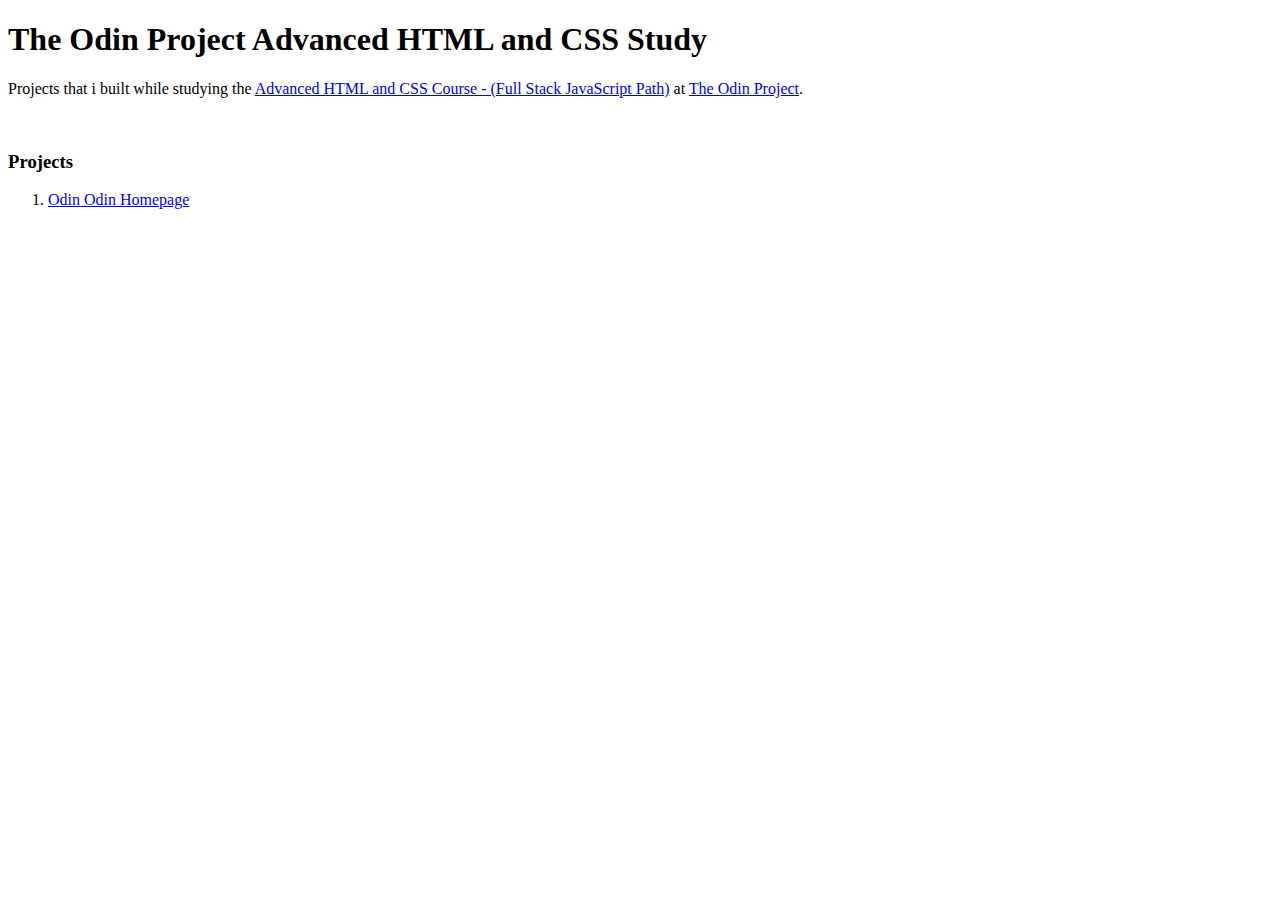
<file: index.html>
<!DOCTYPE html>
<html lang="en">
  <head>
    <meta charset="UTF-8" />
    <meta name="viewport" content="width=device-width, initial-scale=1.0" />
    <title>TOP Advanced HTML and CSS Study</title>
    <link rel="icon" type="image/x-icon" href="./assets/icons/favicon.ico" />
    <link
      rel="apple-touch-icon"
      sizes="180x180"
      href="./assets/icons/apple-touch-icon.png"
    />
    <link
      rel="icon"
      type="image/png"
      sizes="32x32"
      href="./assets/icons/favicon-32x32.png"
    />
    <link
      rel="icon"
      type="image/png"
      sizes="16x16"
      href="./assets/icons/favicon-16x16.png"
    />
    <link rel="manifest" href="./assets/site.webmanifest" />
  </head>

  <body>
    <h1 aria-describedby="description">
      The Odin Project Advanced HTML and CSS Study
    </h1>
    <p id="description">
      Projects that i built while studying the
      <a
        href="https://www.theodinproject.com/paths/full-stack-javascript/courses/advanced-html-and-css"
      >
        Advanced HTML and CSS Course - (Full Stack JavaScript Path)</a
      >
      at <a href="https://www.theodinproject.com/">The Odin Project</a>.
    </p>
    <br />
    <h3 id="projects">Projects</h3>
    <ol aria-labelledby="projects">
      <li>
        <a
          href="./odin-homepage/index.html"
          target="_blank"
          rel="noopener noreferrer"
          >Odin Odin Homepage</a
        >
      </li>
    </ol>
  </body>
</html>
</file>
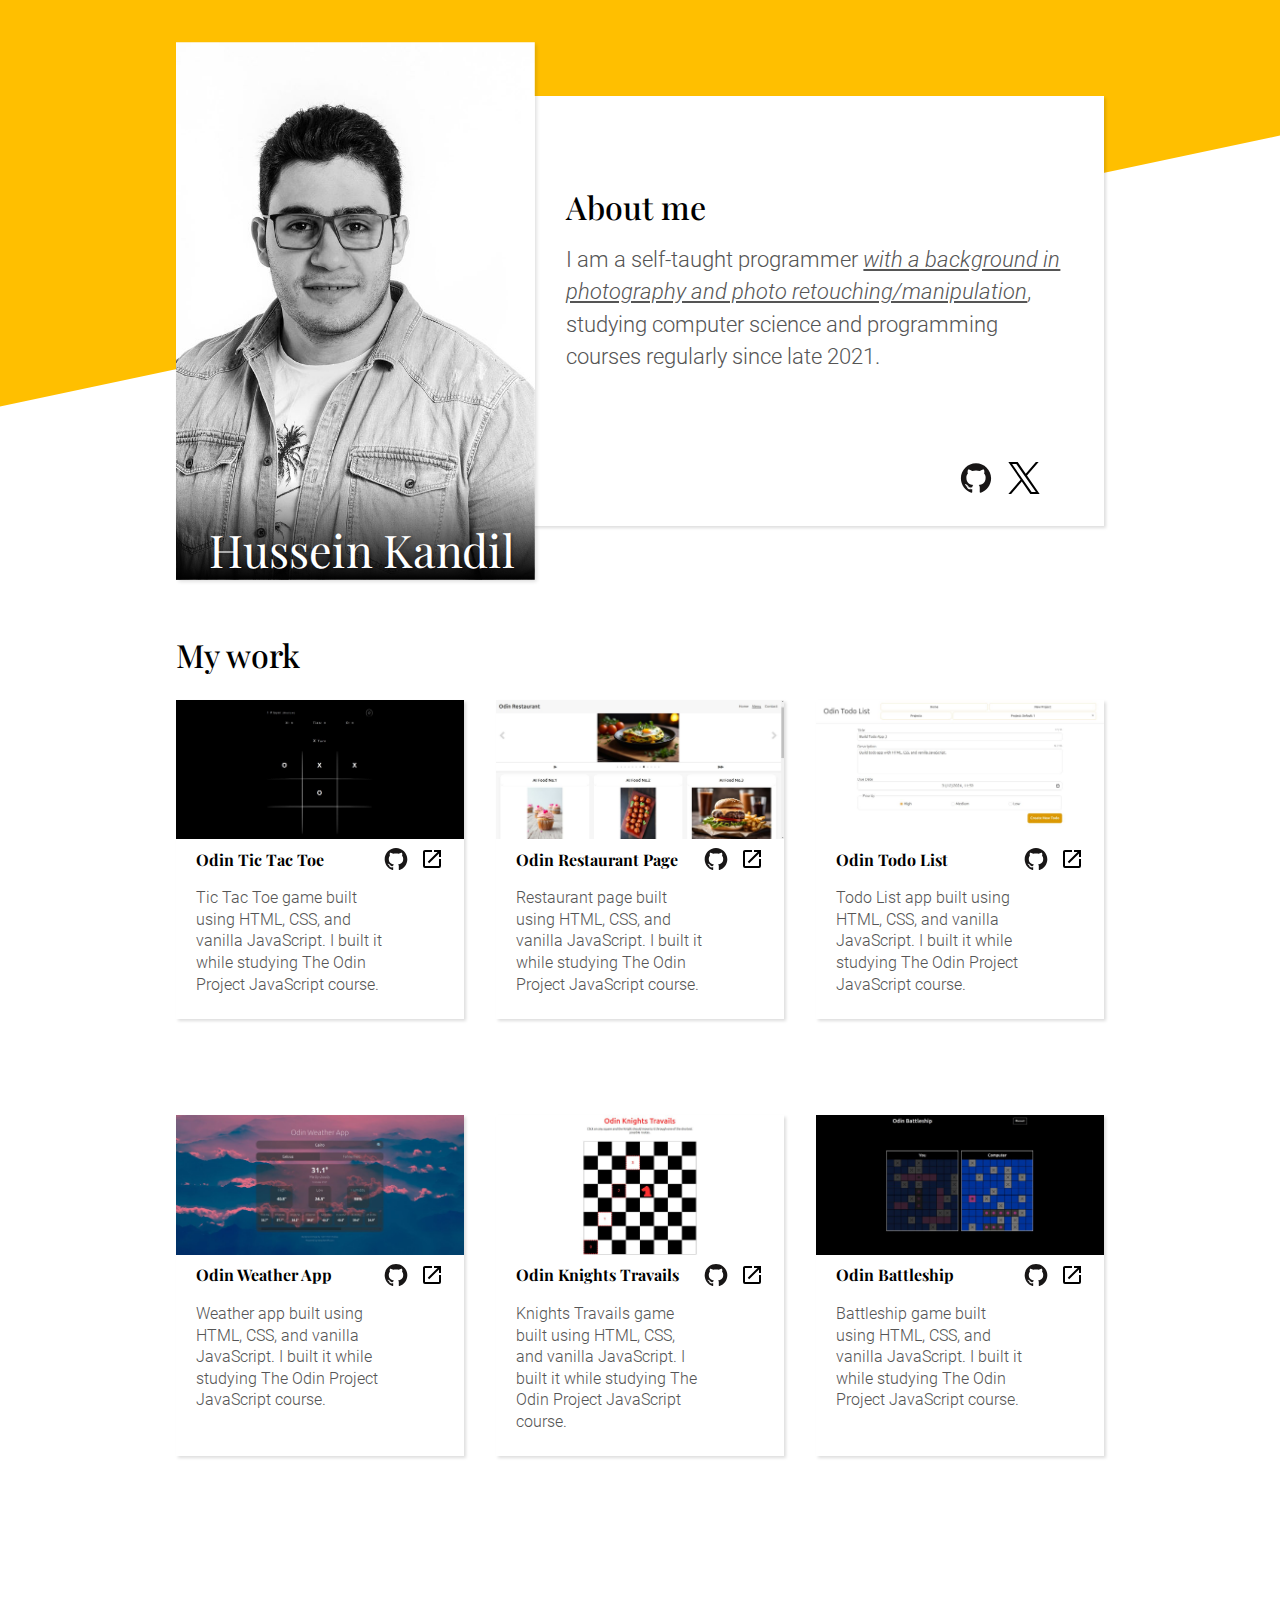
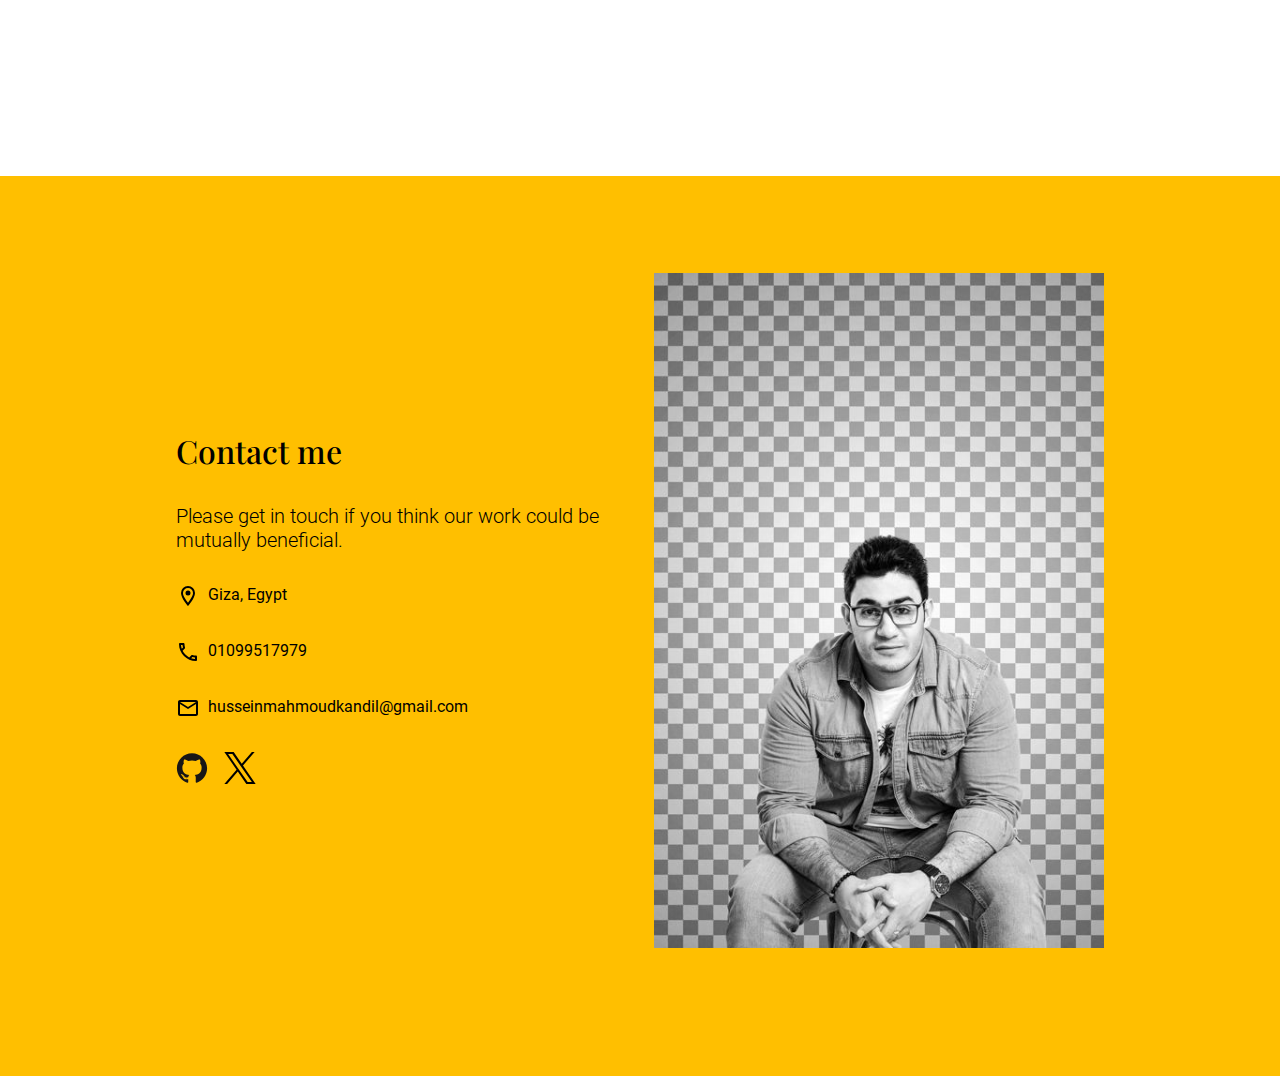
<file: odin-homepage/index.html>
<!DOCTYPE html>
<html lang="en">
  <head>
    <meta charset="UTF-8" />
    <meta name="viewport" content="width=device-width, initial-scale=1.0" />
    <meta
      name="description"
      content="Portfolio of Hussein Kandil, showcasing projects built using HTML, CSS, and JavaScript."
    />
    <meta
      name="keywords"
      content="Hussein Kandil, Portfolio, Web Development, JavaScript, HTML, CSS"
    />
    <meta name="author" content="Hussein Kandil" />
    <title>Odin Homepage</title>
    <link rel="icon" type="image/x-icon" href="../assets/icons/favicon.ico" />
    <link
      rel="apple-touch-icon"
      sizes="180x180"
      href="../assets/icons/apple-touch-icon.png"
    />
    <link
      rel="icon"
      type="image/png"
      sizes="32x32"
      href="../assets/icons/favicon-32x32.png"
    />
    <link
      rel="icon"
      type="image/png"
      sizes="16x16"
      href="../assets/icons/favicon-16x16.png"
    />
    <link rel="manifest" href="../assets/site.webmanifest" />
    <link rel="stylesheet" href="./styles.css" />
  </head>
  <body>
    <header>
      <article class="personal-info" aria-label="Personal info">
        <header>
          <h1 class="name">Hussein Kandil</h1>
          <picture>
            <img
              class="personal-img close-shot"
              src="./assets/images/hussein-kandil-600w.jpg"
              alt="Close portrait of Hussein Kandil"
              width="200"
              height="300"
              loading="lazy"
            />
          </picture>
        </header>
        <main>
          <h2 class="about-head">About me</h2>
          <p class="about-content">
            I am a self-taught programmer
            <a
              href="https://www.behance.net/HusseinMahmoud/"
              target="_blank"
              rel="noopener noreferrer"
            >
              with a background in photography and photo
              retouching/manipulation</a
            >, studying computer science and programming courses regularly since
            late 2021.
          </p>
        </main>
        <footer class="personal-accounts" aria-label="Personal accounts">
          <a
            class="link-icon"
            href="https://github.com/hussein-m-kandil/"
            target="_blank"
            rel="noopener noreferrer"
            aria-label="GitHub account (Opens in new tab)"
          >
            <img
              src="./assets/icons/github-original.svg"
              alt="GitHub icon"
              width="32"
              height="32"
            />
          </a>
          <a
            class="link-icon"
            href="https://x.com/HusseinMKandil/"
            target="_blank"
            rel="noopener noreferrer"
            aria-label="X (Formerly Twitter) account (Opens in new tab)"
          >
            <img
              src="./assets/icons/twitter-original.svg"
              alt="X (Formerly Twitter) icon"
              width="32"
              height="32"
            />
          </a>
        </footer>
      </article>
    </header>

    <main>
      <h2 class="my-work-head" id="my-work-head">My work</h2>
      <section class="my-work-section" aria-labelledby="my-work-head">
        <article class="project-card" aria-labelledby="odin-tic-tac-toe">
          <img
            src="./assets/images/odin-tic-tac-toe-1200w.jpg"
            alt="Screenshot of the Odin Tic Tac Toe game"
            class="project-img"
            width="150"
            height="73"
            loading="lazy"
          />
          <section
            class="project-info"
            aria-label="Odin Tic Tac Toe description"
          >
            <h3 class="project-name" id="odin-tic-tac-toe">Odin Tic Tac Toe</h3>
            <div class="project-links">
              <a
                class="link-icon"
                href="https://github.com/hussein-m-kandil/top-javascript-study/tree/main/odin-tic-tac-toe/"
                target="_blank"
                rel="noopener noreferrer"
                aria-label="Odin Tic Tac Toe GitHub repository (Opens in new tab)"
              >
                <img
                  src="./assets/icons/github-original.svg"
                  alt="GitHub icon"
                  width="24"
                  height="24"
                />
              </a>
              <a
                class="link-icon"
                href="https://hussein-m-kandil.github.io/top-javascript-study/dist/odin-tic-tac-toe.html"
                target="_blank"
                rel="noopener noreferrer"
                aria-label="Visit Odin Tic Tac Toe (Opens in new tab)"
              >
                <img
                  src="./assets/icons/open-in-new.svg"
                  alt="Follow link icon"
                  width="24"
                  height="24"
                />
              </a>
            </div>
            <p class="project-description">
              Tic Tac Toe game built using HTML, CSS, and vanilla JavaScript. I
              built it while studying The Odin Project JavaScript course.
            </p>
          </section>
        </article>

        <article class="project-card" aria-labelledby="odin-restaurant-page">
          <img
            src="./assets/images/odin-restaurant-page-1200w.jpg"
            alt="Screenshot of the Odin Restaurant Page"
            class="project-img"
            width="150"
            height="73"
            loading="lazy"
          />
          <section
            class="project-info"
            aria-label="Odin Restaurant Page description"
          >
            <h3 class="project-name" id="odin-restaurant-page">
              Odin Restaurant Page
            </h3>
            <div class="project-links">
              <a
                class="link-icon"
                href="https://github.com/hussein-m-kandil/top-javascript-study/tree/main/odin-restaurant-page/"
                target="_blank"
                rel="noopener noreferrer"
                aria-label="Odin Restaurant Page GitHub repository (Opens in new tab)"
              >
                <img
                  src="./assets/icons/github-original.svg"
                  alt="GitHub icon"
                  width="24"
                  height="24"
                />
              </a>
              <a
                class="link-icon"
                href="https://hussein-m-kandil.github.io/top-javascript-study/dist/odin-restaurant-page.html"
                target="_blank"
                rel="noopener noreferrer"
                aria-label="Visit Odin Restaurant Page (Opens in new tab)"
              >
                <img
                  src="./assets/icons/open-in-new.svg"
                  alt="Follow link icon"
                  width="24"
                  height="24"
                />
              </a>
            </div>
            <p class="project-description">
              Restaurant page built using HTML, CSS, and vanilla JavaScript. I
              built it while studying The Odin Project JavaScript course.
            </p>
          </section>
        </article>

        <article class="project-card" aria-labelledby="odin-todo-list">
          <img
            src="./assets/images/odin-todo-list-1200w.jpg"
            alt="Screenshot of the Odin Todo List app"
            class="project-img"
            width="150"
            height="73"
            loading="lazy"
          />
          <section class="project-info" aria-label="Odin Todo List description">
            <h3 class="project-name" id="odin-todo-list">Odin Todo List</h3>
            <div class="project-links">
              <a
                class="link-icon"
                href="https://github.com/hussein-m-kandil/top-javascript-study/tree/main/odin-todo-list/"
                target="_blank"
                rel="noopener noreferrer"
                aria-label="Odin Todo List GitHub repository (Opens in new tab)"
              >
                <img
                  src="./assets/icons/github-original.svg"
                  alt="GitHub icon"
                  width="24"
                  height="24"
                />
              </a>
              <a
                class="link-icon"
                href="https://hussein-m-kandil.github.io/top-javascript-study/dist/odin-todo-list.html"
                target="_blank"
                rel="noopener noreferrer"
                aria-label="Visit Odin Todo List (Opens in new tab)"
              >
                <img
                  src="./assets/icons/open-in-new.svg"
                  alt="Follow link icon"
                  width="24"
                  height="24"
                />
              </a>
            </div>
            <p class="project-description">
              Todo List app built using HTML, CSS, and vanilla JavaScript. I
              built it while studying The Odin Project JavaScript course.
            </p>
          </section>
        </article>

        <article class="project-card" aria-labelledby="odin-weather-app">
          <img
            src="./assets/images/odin-weather-app-1200w.jpg"
            alt="Screenshot of the Odin Weather App displaying current weather information"
            class="project-img"
            width="150"
            height="73"
            loading="lazy"
          />
          <section
            class="project-info"
            aria-label="Odin Weather App description"
          >
            <h3 class="project-name" id="odin-weather-app">Odin Weather App</h3>
            <div class="project-links">
              <a
                class="link-icon"
                href="https://github.com/hussein-m-kandil/top-javascript-study/tree/main/odin-weather-app/"
                target="_blank"
                rel="noopener noreferrer"
                aria-label="Odin Weather App GitHub repository (Opens in new tab)"
              >
                <img
                  src="./assets/icons/github-original.svg"
                  alt="GitHub icon"
                  width="24"
                  height="24"
                />
              </a>
              <a
                class="link-icon"
                href="https://hussein-m-kandil.github.io/top-javascript-study/dist/odin-weather-app.html"
                target="_blank"
                rel="noopener noreferrer"
                aria-label="Visit Odin Weather App (Opens in new tab)"
              >
                <img
                  src="./assets/icons/open-in-new.svg"
                  alt="Follow link icon"
                  width="24"
                  height="24"
                />
              </a>
            </div>
            <p class="project-description">
              Weather app built using HTML, CSS, and vanilla JavaScript. I built
              it while studying The Odin Project JavaScript course.
            </p>
          </section>
        </article>

        <article class="project-card" aria-labelledby="odin-knights-travails">
          <img
            src="./assets/images/odin-knights-travails-1200w.jpg"
            alt="Screenshot of the Odin Knights Travails game"
            class="project-img"
            width="150"
            height="73"
            loading="lazy"
          />
          <section
            class="project-info"
            aria-label="Odin Knights Travails description"
          >
            <h3 class="project-name" id="odin-knights-travails">
              Odin Knights Travails
            </h3>
            <div class="project-links">
              <a
                class="link-icon"
                href="https://github.com/hussein-m-kandil/top-javascript-study/tree/main/odin-knights-travails/"
                target="_blank"
                rel="noopener noreferrer"
                aria-label="Odin Knights Travails GitHub repository (Opens in new tab)"
              >
                <img
                  src="./assets/icons/github-original.svg"
                  alt="GitHub icon"
                  width="24"
                  height="24"
                />
              </a>
              <a
                class="link-icon"
                href="https://hussein-m-kandil.github.io/top-javascript-study/dist/odin-knights-travails.html"
                target="_blank"
                rel="noopener noreferrer"
                aria-label="Visit Odin Knights Travails (Opens in new tab)"
              >
                <img
                  src="./assets/icons/open-in-new.svg"
                  alt="Follow link icon"
                  width="24"
                  height="24"
                />
              </a>
            </div>
            <p class="project-description">
              Knights Travails game built using HTML, CSS, and vanilla
              JavaScript. I built it while studying The Odin Project JavaScript
              course.
            </p>
          </section>
        </article>

        <article class="project-card" aria-labelledby="odin-battleship">
          <img
            src="./assets/images/odin-battleship-1200w.jpg"
            alt="Screenshot of the Odin Battleship game"
            class="project-img"
            width="150"
            height="73"
            loading="lazy"
          />
          <section
            class="project-info"
            aria-label="Odin Battleship description"
          >
            <h3 class="project-name" id="odin-battleship">Odin Battleship</h3>
            <div class="project-links">
              <a
                class="link-icon"
                href="https://github.com/hussein-m-kandil/top-javascript-study/tree/main/odin-battleship/"
                target="_blank"
                rel="noopener noreferrer"
                aria-label="Odin Battleship GitHub repository (Opens in new tab)"
              >
                <img
                  src="./assets/icons/github-original.svg"
                  alt="GitHub icon"
                  width="24"
                  height="24"
                />
              </a>
              <a
                class="link-icon"
                href="https://hussein-m-kandil.github.io/top-javascript-study/dist/odin-battleship.html"
                target="_blank"
                rel="noopener noreferrer"
                aria-label="Visit Odin Battleship (Opens in new tab)"
              >
                <img
                  src="./assets/icons/open-in-new.svg"
                  alt="Follow link icon"
                  width="24"
                  height="24"
                />
              </a>
            </div>
            <p class="project-description">
              Battleship game built using HTML, CSS, and vanilla JavaScript. I
              built it while studying The Odin Project JavaScript course.
            </p>
          </section>
        </article>
      </section>
    </main>

    <footer>
      <article aria-labelledby="contacts-head">
        <header>
          <h2 id="contacts-head">Contact me</h2>
        </header>
        <main>
          <p>
            Please get in touch if you think our work could be mutually
            beneficial.
          </p>
          <p>
            <img
              src="./assets/icons/map-marker-outline.svg"
              alt="Phone icon"
              width="24"
              height="24"
            />
            <span>Giza, Egypt</span>
          </p>
          <p>
            <img
              src="./assets/icons/phone-outline.svg"
              alt="Phone icon"
              width="24"
              height="24"
            />
            <span>01099517979</span>
          </p>
          <p>
            <img
              src="./assets/icons/email-outline.svg"
              alt="Email icon"
              width="24"
              height="24"
            />
            <span>husseinmahmoudkandil@gmail.com</span>
          </p>
        </main>
        <footer class="personal-accounts" aria-label="Personal accounts">
          <a
            class="link-icon"
            href="https://github.com/hussein-m-kandil/"
            target="_blank"
            rel="noopener noreferrer"
            aria-label="GitHub account (Opens in new tab)"
          >
            <img
              src="./assets/icons/github-original.svg"
              alt="GitHub icon"
              width="32"
              height="32"
            />
          </a>
          <a
            class="link-icon"
            href="https://x.com/HusseinMKandil/"
            target="_blank"
            rel="noopener noreferrer"
            aria-label="X (Formerly Twitter) account (Opens in new tab)"
          >
            <img
              src="./assets/icons/twitter-original.svg"
              alt="X (Formerly Twitter) icon"
              width="32"
              height="32"
            />
          </a>
        </footer>
      </article>
      <picture>
        <img
          class="personal-img medium-shot"
          src="./assets/images/hussein-kandil-medium-portrait-720w.jpg"
          alt="Medium portrait of Hussein Kandil"
          width="200"
          height="200"
          loading="lazy"
        />
      </picture>
    </footer>
  </body>
</html>
</file>
<file: odin-homepage/styles.css>
/* Static font definitions for Roboto */
@font-face {
  font-family: 'Roboto';
  src: url('./assets/fonts/Roboto/Roboto-Black.ttf') format('truetype');
  font-weight: 900;
  font-style: normal;
}

@font-face {
  font-family: 'Roboto';
  src: url('./assets/fonts/Roboto/Roboto-BlackItalic.ttf') format('truetype');
  font-weight: 900;
  font-style: italic;
}

@font-face {
  font-family: 'Roboto';
  src: url('./assets/fonts/Roboto/Roboto-Bold.ttf') format('truetype');
  font-weight: 700;
  font-style: normal;
}

@font-face {
  font-family: 'Roboto';
  src: url('./assets/fonts/Roboto/Roboto-BoldItalic.ttf') format('truetype');
  font-weight: 700;
  font-style: italic;
}

@font-face {
  font-family: 'Roboto';
  src: url('./assets/fonts/Roboto/Roboto-Medium.ttf') format('truetype');
  font-weight: 500;
  font-style: normal;
}

@font-face {
  font-family: 'Roboto';
  src: url('./assets/fonts/Roboto/Roboto-MediumItalic.ttf') format('truetype');
  font-weight: 500;
  font-style: italic;
}

@font-face {
  font-family: 'Roboto';
  src: url('./assets/fonts/Roboto/Roboto-Regular.ttf') format('truetype');
  font-weight: 400;
  font-style: normal;
}

@font-face {
  font-family: 'Roboto';
  src: url('./assets/fonts/Roboto/Roboto-Italic.ttf') format('truetype');
  font-weight: 400;
  font-style: italic;
}

@font-face {
  font-family: 'Roboto';
  src: url('./assets/fonts/Roboto/Roboto-Light.ttf') format('truetype');
  font-weight: 300;
  font-style: normal;
}

@font-face {
  font-family: 'Roboto';
  src: url('./assets/fonts/Roboto/Roboto-LightItalic.ttf') format('truetype');
  font-weight: 300;
  font-style: italic;
}

@font-face {
  font-family: 'Roboto';
  src: url('./assets/fonts/Roboto/Roboto-Thin.ttf') format('truetype');
  font-weight: 100;
  font-style: normal;
}

@font-face {
  font-family: 'Roboto';
  src: url('./assets/fonts/Roboto/Roboto-ThinItalic.ttf') format('truetype');
  font-weight: 100;
  font-style: italic;
}

/* Variable font definition for Playfair Display */
@font-face {
  font-family: 'Playfair Display';
  src: url('./assets/fonts/Playfair_Display/PlayfairDisplay-VariableFont_wght.ttf')
    format('truetype');
  font-weight: 100 900; /* Define range for variable font weights */
  font-style: normal;
}

@font-face {
  font-family: 'Playfair Display';
  src: url('./assets/fonts/Playfair_Display/PlayfairDisplay-Italic-VariableFont_wght.ttf')
    format('truetype');
  font-weight: 100 900; /* Define range for variable font weights */
  font-style: italic;
}

/* Static font definitions for Playfair Display (fallbacks) */
@font-face {
  font-family: 'Playfair Display';
  src: url('./assets/fonts/Playfair_Display/static/PlayfairDisplay-Black.ttf')
    format('truetype');
  font-weight: 900;
  font-style: normal;
}

@font-face {
  font-family: 'Playfair Display';
  src: url('./assets/fonts/Playfair_Display/static/PlayfairDisplay-BlackItalic.ttf')
    format('truetype');
  font-weight: 900;
  font-style: italic;
}

@font-face {
  font-family: 'Playfair Display';
  src: url('./assets/fonts/Playfair_Display/static/PlayfairDisplay-Bold.ttf')
    format('truetype');
  font-weight: 700;
  font-style: normal;
}

@font-face {
  font-family: 'Playfair Display';
  src: url('./assets/fonts/Playfair_Display/static/PlayfairDisplay-BoldItalic.ttf')
    format('truetype');
  font-weight: 700;
  font-style: italic;
}

@font-face {
  font-family: 'Playfair Display';
  src: url('./assets/fonts/Playfair_Display/static/PlayfairDisplay-ExtraBold.ttf')
    format('truetype');
  font-weight: 800;
  font-style: normal;
}

@font-face {
  font-family: 'Playfair Display';
  src: url('./assets/fonts/Playfair_Display/static/PlayfairDisplay-ExtraBoldItalic.ttf')
    format('truetype');
  font-weight: 800;
  font-style: italic;
}

@font-face {
  font-family: 'Playfair Display';
  src: url('./assets/fonts/Playfair_Display/static/PlayfairDisplay-Medium.ttf')
    format('truetype');
  font-weight: 500;
  font-style: normal;
}

@font-face {
  font-family: 'Playfair Display';
  src: url('./assets/fonts/Playfair_Display/static/PlayfairDisplay-MediumItalic.ttf')
    format('truetype');
  font-weight: 500;
  font-style: italic;
}

@font-face {
  font-family: 'Playfair Display';
  src: url('./assets/fonts/Playfair_Display/static/PlayfairDisplay-Regular.ttf')
    format('truetype');
  font-weight: 400;
  font-style: normal;
}

@font-face {
  font-family: 'Playfair Display';
  src: url('./assets/fonts/Playfair_Display/static/PlayfairDisplay-SemiBold.ttf')
    format('truetype');
  font-weight: 600;
  font-style: normal;
}

@font-face {
  font-family: 'Playfair Display';
  src: url('./assets/fonts/Playfair_Display/static/PlayfairDisplay-SemiBoldItalic.ttf')
    format('truetype');
  font-weight: 600;
  font-style: italic;
}

@font-face {
  font-family: 'Playfair Display';
  src: url('./assets/fonts/Playfair_Display/static/PlayfairDisplay-Italic.ttf')
    format('truetype');
  font-weight: 400; /* Default weight for italic */
  font-style: italic;
}

:root {
  /* --accent-color: hsl(197, 75%, 35%); */
  --accent-color: hsl(45, 100%, 50%);
  --secondary-font-color: #555;
  --card-box-shadow: 2px 2px 3px 0 #0002;
}

html {
  box-sizing: border-box;
  font-family: Roboto, 'Open Sans', 'Helvetica Neue', sans-serif;
  font-size: 100%;
}

*,
*::before,
*::after {
  box-sizing: inherit;
  font: inherit;
  color: inherit;
  word-wrap: break-word;
}

h1,
h2,
h3,
h4,
h5,
h6 {
  font-family: 'Playfair Display', Georgia, 'Times New Roman', Times, serif;
  font-weight: bold;
  font-weight: 800;
  font-weight: 700;
  font-weight: 600;
  font-weight: 500;
}

h1 {
  font-size: 4.25rem;
  font-weight: normal;
}

h2 {
  font-size: 2.5rem;
}

h3 {
  font-size: 1.25rem;
}

a,
a:hover,
a:focus,
a:active,
a:visited {
  text-decoration: none;
}

img {
  /* Remove extra space under the inline img (Descender) */
  vertical-align: middle;
}

body {
  margin: 0;
  background-color: #fff;
  max-width: 720px;
  margin: 0 auto;
}

body > header,
body > main {
  padding: 1rem;
}

body > main {
  margin: 3rem auto;
}

body > header {
  position: relative;
}

body > header::before {
  content: '';
  position: absolute;
  top: 0;
  left: calc((100vw - 100%) / -2);
  right: calc((100vw - 100%) / -2);
  height: 100%;
  z-index: -1;
  background-color: var(--accent-color);
  clip-path: polygon(0 0, 100% 0, 100% 25%, 0 50%);
}

.personal-info {
  background-color: #fff;
}

.personal-info > header {
  position: relative;
}

.personal-info .name {
  text-align: right;
  color: #fff;
  background: linear-gradient(0deg, #000, transparent);
  text-shadow: 1.5px 1.5px 2px #0005;
  padding: 2rem 1rem 0;
  position: absolute;
  margin: 0;
  width: 100%;
  bottom: 0;
}

.personal-info .personal-img {
  width: 100%;
  height: auto;
  box-shadow: var(--card-box-shadow);
}

.about-head {
  text-align: center;
  margin-bottom: 0;
}

.about-content {
  margin: 1rem 0;
  font-size: 1.35rem;
  line-height: 1.5;
  color: var(--secondary-font-color);
  font-weight: 300;
}

.about-content a {
  color: inherit;
  font-style: italic;
  text-decoration: underline;
}

.personal-accounts {
  display: flex;
  flex-direction: row;
  justify-content: center;
}

.personal-accounts a:not(:last-of-type) {
  margin-right: 1rem;
}

.my-work-head {
  text-align: center;
  margin-bottom: 1.5rem;
}

.project-card {
  box-shadow: var(--card-box-shadow);
  margin-bottom: 4rem;
}

.project-img {
  width: 100%;
  height: auto;
}

.project-info {
  padding: 0.5rem 1.25rem;
  display: grid;
  grid-template-columns: 1fr 60px;
  align-items: center;
}

.project-name {
  columns: 1 / 2;
  margin: 0;
  font-weight: bold;
}

.project-links {
  columns: 2 / 3;
  display: flex;
  flex-direction: row;
  justify-content: space-between;
}

.project-description {
  columns: 1 / 3;
  color: var(--secondary-font-color);
  font-size: 1rem;
  font-weight: 300;
  line-height: 1.35;
}

body > footer {
  height: 100vh;
  min-height: 480px;
}

body > footer {
  position: relative;
  max-height: 100vh;
  display: grid;
  align-items: end;
}

body > footer::before {
  content: '';
  position: absolute;
  bottom: 0;
  top: 0;
  left: calc((100vw - 100%) / -2);
  right: calc((100vw - 100%) / -2);
  z-index: -1;
  background-color: var(--accent-color);
}

body > footer > article {
  padding: 1rem 1rem 2rem;
}

body > footer > article > header > h2 {
  text-align: center;
  margin: 0;
}

body > footer > article > main > p {
  font-size: 1rem;
  margin: 2rem 0;
}

body > footer > article > main > p:first-of-type {
  font-size: 1.25rem;
  font-weight: 300;
}

body > footer > article > main > p > img {
  margin-right: 0.25rem;
}

body > footer > picture > img {
  width: 100%;
  height: auto;
}

/* Media queries for XS & XXS screens */

@media (width < 320px) {
  h1 {
    font-size: 2.25rem;
  }

  h2 {
    font-size: 2rem;
  }

  h3 {
    font-size: 1.25rem;
  }

  .project-info {
    grid-template-columns: 1fr;
  }

  .project-name,
  .project-links,
  .project-description {
    columns: 1 / 2;
  }

  .project-name {
    text-align: center;
    margin-bottom: 0.5rem;
  }

  .project-links {
    display: block;
  }

  body > footer > article > main > p {
    font-size: 0.85rem;
  }

  body > footer > article > main > p:first-of-type {
    font-size: 1rem;
  }
}

@media (width < 200px) {
  html {
    font-size: 50%;
  }

  img:not(a > img) {
    width: 100%;
  }
}

/* Media query for landscape screens */
@media (orientation: landscape) {
  body > header {
    max-height: 720px;
  }
}

/* Media query for screens wider than mobile screens */
@media (width > 600px) {
  html {
    overflow-x: hidden;
  }

  h1 {
    font-size: 2.25rem;
    font-weight: normal;
  }

  h2 {
    font-size: 2rem;
  }

  h3 {
    font-size: 1rem;
  }

  body > header,
  body > main {
    margin-left: 2rem;
    margin-right: 2rem;
  }

  body > header::before {
    clip-path: polygon(0 0, 100% 0, 100% 45%, 0 90%);
  }

  .personal-info {
    box-shadow: var(--card-box-shadow);
  }

  .about-head {
    margin: 0;
  }

  body > main {
    padding-bottom: 6rem;
    margin-bottom: 10rem;
  }

  .my-work-section {
    display: grid;
    grid-template-columns: repeat(auto-fit, minmax(250px, 1fr));
    gap: 2rem;
  }

  .my-work-head {
    text-align: left;
  }

  body > footer {
    padding: 3rem 3rem 5rem;
    display: grid;
    grid-template-columns: 1fr min(50vw, 50vh, 50%);
    align-content: center;
    align-items: center;
    gap: 1rem;
  }

  body > footer > article {
    padding: 0;
  }

  body > footer > article > header > h2 {
    text-align: left;
  }

  body > footer > article .personal-accounts {
    margin-bottom: 0.5rem;
    justify-content: flex-start;
  }

  body > footer > picture > img {
    aspect-ratio: 2 / 3;
    object-fit: cover;
    object-position: 40% 0;
  }
}

/* Media query for tablet screens */
@media (600px < width < 1200px) {
  .personal-info {
    padding: 2rem;
    margin-top: 7.5rem;
  }

  .personal-info .name {
    text-align: initial;
    left: 4rem;
    bottom: calc(100% + 3rem);
    z-index: 1;
    padding: 0;
    background: none;
    text-wrap: nowrap;
    color: #000;
  }

  .personal-info .personal-img {
    margin: 1rem;
    margin-bottom: 0;
    width: 80px;
    float: left;
    transform-origin: right bottom;
    transform: scale(2);
    box-shadow: 1px 1px 2px 0 #0003;
  }

  .about-head {
    position: relative;
    top: 1.5rem;
  }

  .about-content {
    padding-top: 1.5rem;
  }

  .personal-info .personal-accounts {
    width: 100%;
    justify-content: flex-end;
  }

  body > main {
    clear: both;
  }
}

/* Media query for wide screens (monitor) */
@media (width >= 1200px) {
  body {
    max-width: 1024px;
  }

  body > header::before {
    clip-path: polygon(0 0, 100% 0, 100% 25%, 0 75%);
  }

  .personal-info {
    padding: 0;
    padding-right: 2rem;
    margin-top: 5rem;
    display: grid;
    grid-template-columns: 40% 1fr;
    gap: 2rem;
  }

  .personal-info header {
    grid-column: 1 / 2;
    grid-row: 1 / 3;
    width: 80%;
    transform-origin: left center;
    transform: scale(1.25);
  }

  .personal-info main {
    grid-column: 2 / 3;
    grid-row: 1 / 2;
    width: 100%;
    align-self: end;
    margin-top: 3rem;
    margin-right: 2rem;
  }

  .personal-info footer {
    grid-column: 2 / 3;
    grid-row: 2 / 3;
    justify-self: end;
    align-self: end;
    margin-bottom: 2rem;
    margin-right: 2rem;
  }

  .about-head {
    text-align: left;
  }
}
</file>
